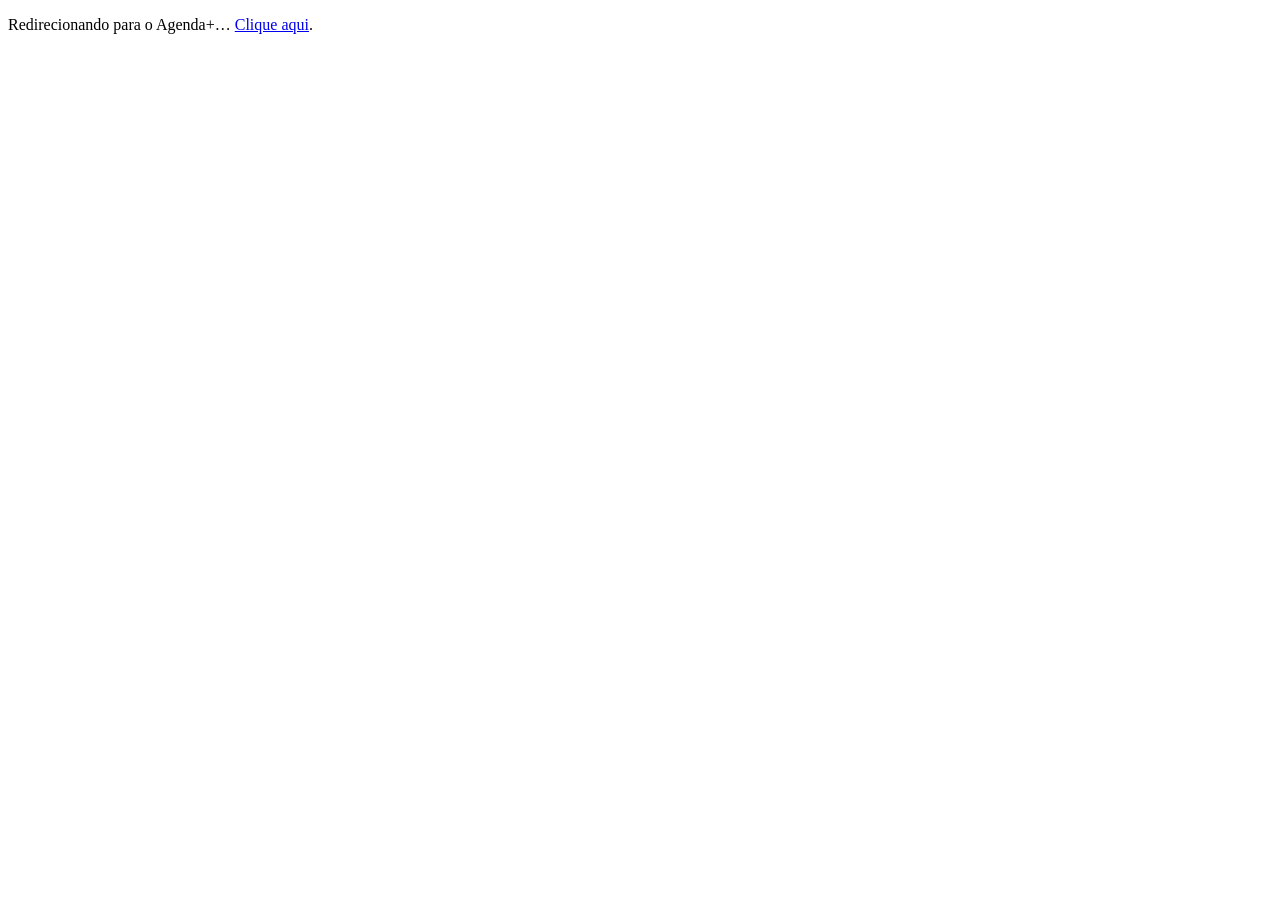
<file: pages/index.html>
<!DOCTYPE html>
<html lang="pt-BR">
<head><meta charset="UTF-8"><meta http-equiv="refresh" content="0; url=index.php"><title>Agenda+</title></head>
<body><p>Redirecionando para o Agenda+… <a href="index.php">Clique aqui</a>.</p></body>
</html>
</file>
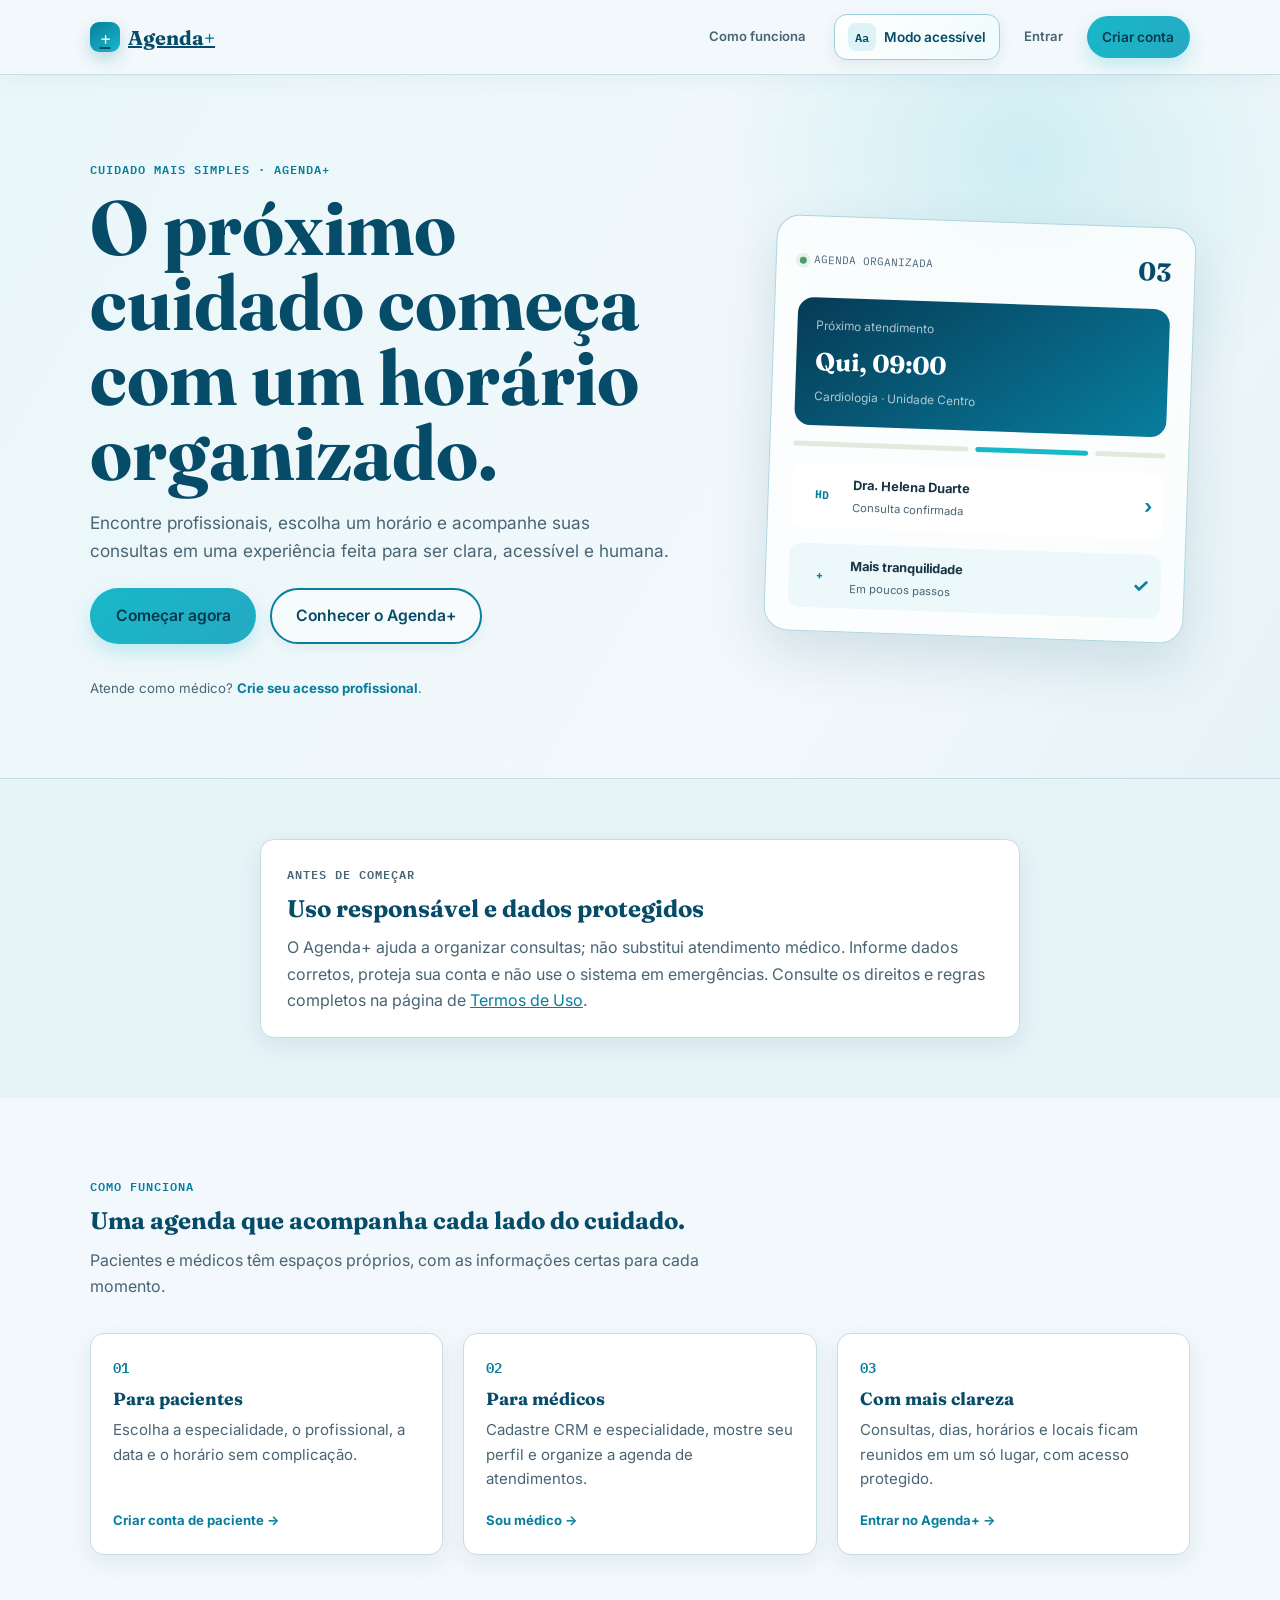
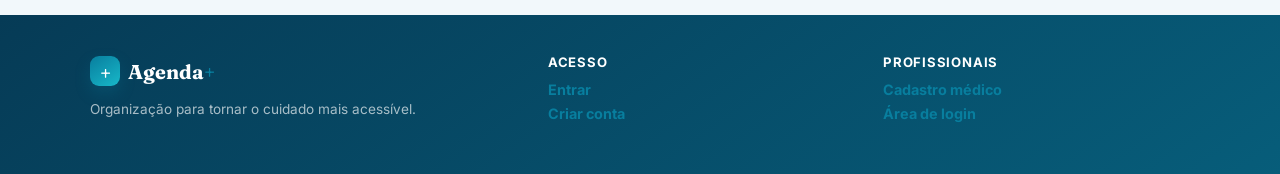
<file: home.html>
<!DOCTYPE html>
<html lang="pt-BR">
<head>
  <meta charset="UTF-8">
  <meta name="viewport" content="width=device-width, initial-scale=1.0">
  <title>Agenda+ | Cuidado organizado</title>
  <meta name="description" content="Agende consultas e organize seu cuidado com o Agenda+.">
  <link rel="preconnect" href="https://fonts.googleapis.com">
  <link rel="preconnect" href="https://fonts.gstatic.com" crossorigin>
  <link href="https://fonts.googleapis.com/css2?family=Fraunces:opsz,wght@9..144,500;9..144,600;9..144,700&family=Inter:wght@400;500;600;700&family=IBM+Plex+Mono:wght@500;600&display=swap" rel="stylesheet">
  <link rel="stylesheet" href="css/style.css?v=4">
</head>
<body class="public-page">
  <a class="skip-link" href="#public-content">Pular para o conteúdo</a>
  <header class="site-header public-header">
    <div class="container header-bar">
      <a class="brand" href="home.html" aria-label="Agenda+ — início">
        <span class="brand-mark" aria-hidden="true">+</span>
        <span class="brand-name">Agenda<span class="brand-plus">+</span></span>
      </a>
      <nav class="public-nav" aria-label="Navegação pública">
        <a href="#como-funciona">Como funciona</a>
        <button type="button" class="a11y-toggle" id="a11yToggle" aria-pressed="false">
          <span class="a11y-icon" aria-hidden="true">Aa</span>
          <span>Modo acessível</span>
        </button>
        <a href="auth.html">Entrar</a>
        <a class="btn btn-primary btn-small" href="auth.html?mode=register">Criar conta</a>
      </nav>
    </div>
  </header>

  <main id="public-content">
    <section class="public-hero">
      <div class="container public-hero-grid">
        <div class="public-hero-copy">
          <p class="eyebrow">Cuidado mais simples · Agenda+</p>
          <h1>O próximo cuidado começa com um horário organizado.</h1>
          <p class="hero-lead">Encontre profissionais, escolha um horário e acompanhe suas consultas em uma experiência feita para ser clara, acessível e humana.</p>
          <div class="hero-actions">
            <a class="btn btn-primary" href="auth.html?mode=register">Começar agora</a>
            <a class="btn btn-ghost" href="#como-funciona">Conhecer o Agenda+</a>
          </div>
          <p class="public-doctor-link">Atende como médico? <a href="auth.html?mode=register">Crie seu acesso profissional</a>.</p>
        </div>
        <div class="public-hero-art" aria-label="Resumo visual de uma agenda organizada">
          <div class="public-art-top"><span class="status-dot"></span><span>Agenda organizada</span><strong>03</strong></div>
          <div class="public-art-date"><span>Próximo atendimento</span><strong>Qui, 09:00</strong><small>Cardiologia · Unidade Centro</small></div>
          <div class="public-art-line"><span></span><span></span><span></span></div>
          <div class="public-art-item"><span class="patient-avatar">HD</span><div><strong>Dra. Helena Duarte</strong><small>Consulta confirmada</small></div><b>›</b></div>
          <div class="public-art-item muted"><span class="patient-avatar">+</span><div><strong>Mais tranquilidade</strong><small>Em poucos passos</small></div><b>✓</b></div>
        </div>
      </div>
    </section>

    <section class="section section-alt" aria-labelledby="terms-summary-title">
      <div class="container container-narrow terms-card">
        <p class="eyebrow">Antes de começar</p>
        <h2 id="terms-summary-title">Uso responsável e dados protegidos</h2>
        <p>O Agenda+ ajuda a organizar consultas; não substitui atendimento médico. Informe dados corretos, proteja sua conta e não use o sistema em emergências. Consulte os direitos e regras completos na página de <a href="terms.html">Termos de Uso</a>.</p>
      </div>
    </section>
    <section class="section public-features" id="como-funciona">
      <div class="container">
        <div class="section-head">
          <p class="eyebrow">Como funciona</p>
          <h2>Uma agenda que acompanha cada lado do cuidado.</h2>
          <p class="section-lead">Pacientes e médicos têm espaços próprios, com as informações certas para cada momento.</p>
        </div>
        <div class="feature-grid">
          <article class="feature-card"><span class="feature-index">01</span><h3>Para pacientes</h3><p>Escolha a especialidade, o profissional, a data e o horário sem complicação.</p><a class="text-link" href="auth.html?mode=register">Criar conta de paciente →</a></article>
          <article class="feature-card"><span class="feature-index">02</span><h3>Para médicos</h3><p>Cadastre CRM e especialidade, mostre seu perfil e organize a agenda de atendimentos.</p><a class="text-link" href="auth.html?mode=register">Sou médico →</a></article>
          <article class="feature-card"><span class="feature-index">03</span><h3>Com mais clareza</h3><p>Consultas, dias, horários e locais ficam reunidos em um só lugar, com acesso protegido.</p><a class="text-link" href="auth.html">Entrar no Agenda+ →</a></article>
        </div>
      </div>
    </section>
  </main>

  <footer class="site-footer public-footer">
    <div class="container footer-grid">
      <div><div class="brand"><span class="brand-mark" aria-hidden="true">+</span><span class="brand-name">Agenda<span class="brand-plus">+</span></span></div><p class="footer-note">Organização para tornar o cuidado mais acessível.</p></div>
      <div class="footer-col"><h4>Acesso</h4><p><a href="auth.html">Entrar</a><br><a href="auth.html?mode=register">Criar conta</a></p></div>
      <div class="footer-col"><h4>Profissionais</h4><p><a href="auth.html?mode=register">Cadastro médico</a><br><a href="auth.html">Área de login</a></p></div>
    </div>
  </footer>
  <div class="toast" id="toast" role="status" aria-live="polite"></div>
  <script src="js/accessibility.js?v=2"></script>
  <script src="https://vlibras.gov.br/app/vlibras-plugin.js" defer></script>
</body>
</html>
</file>
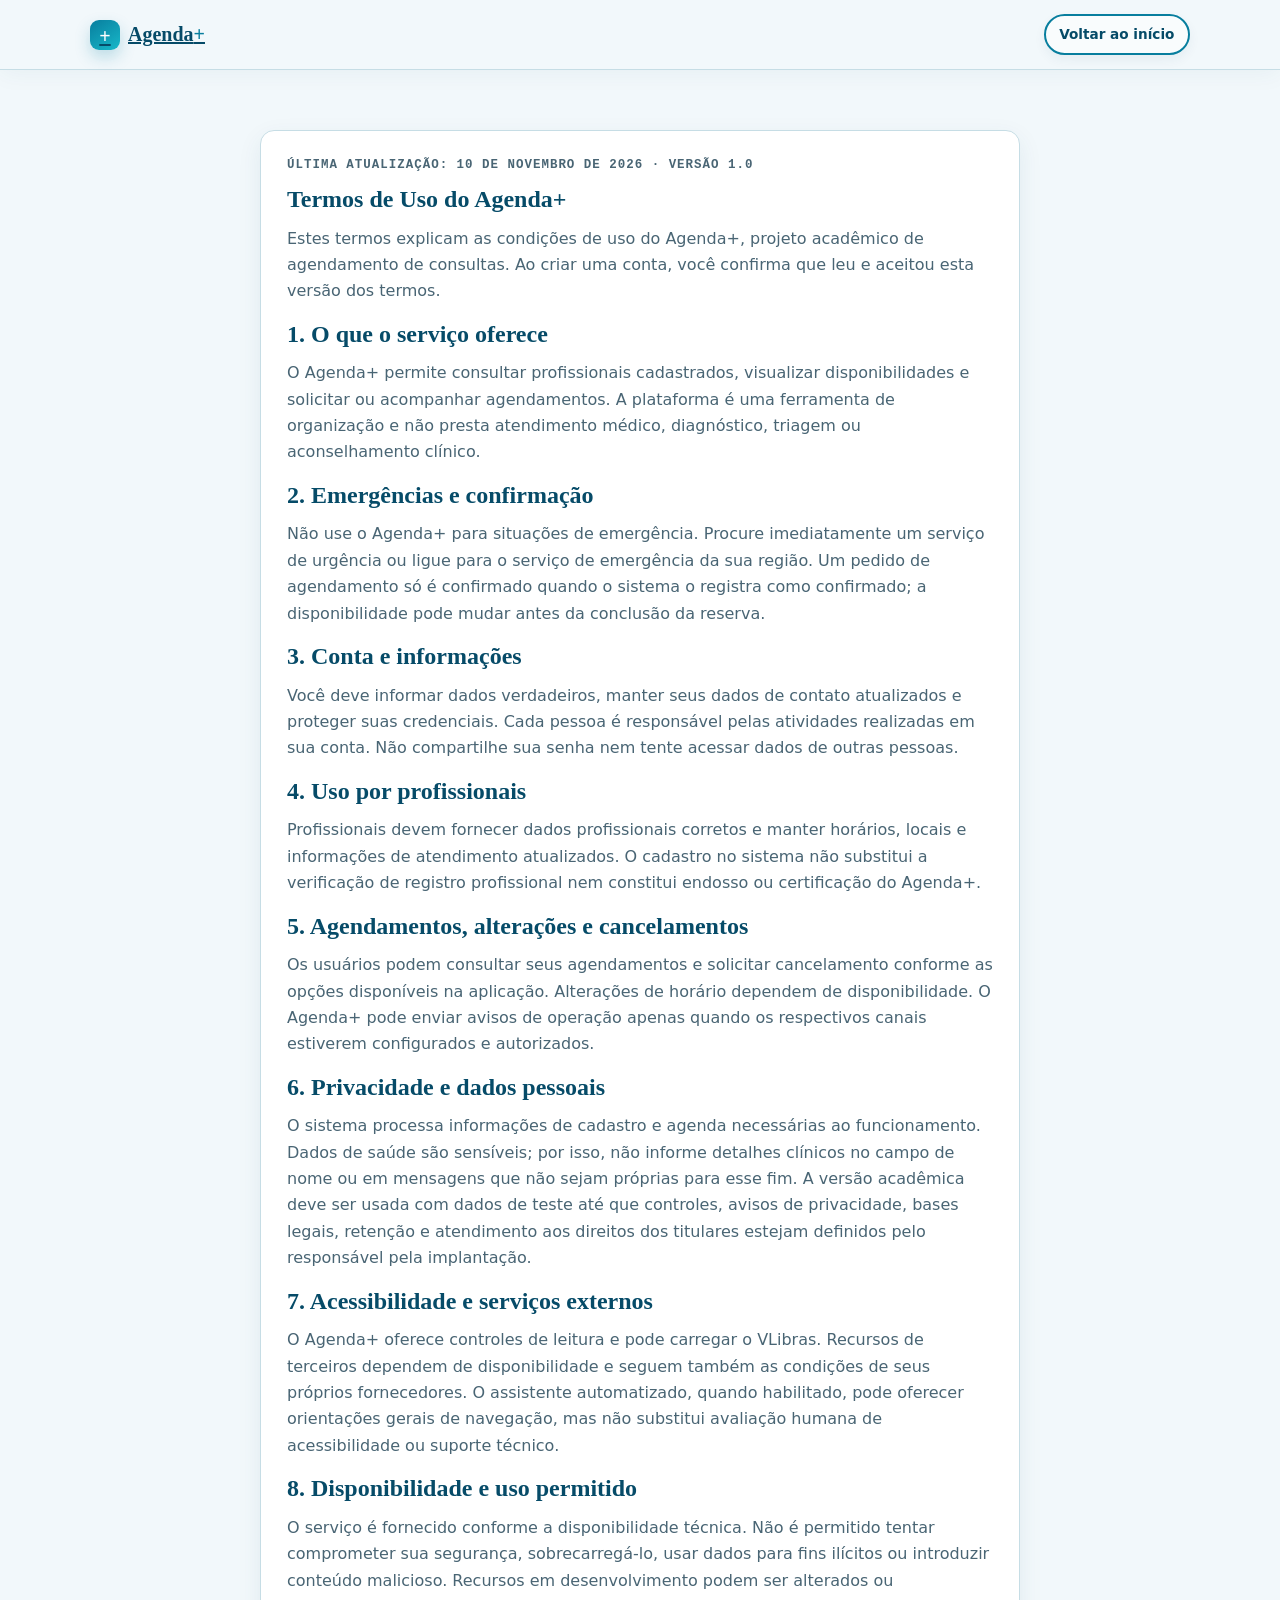
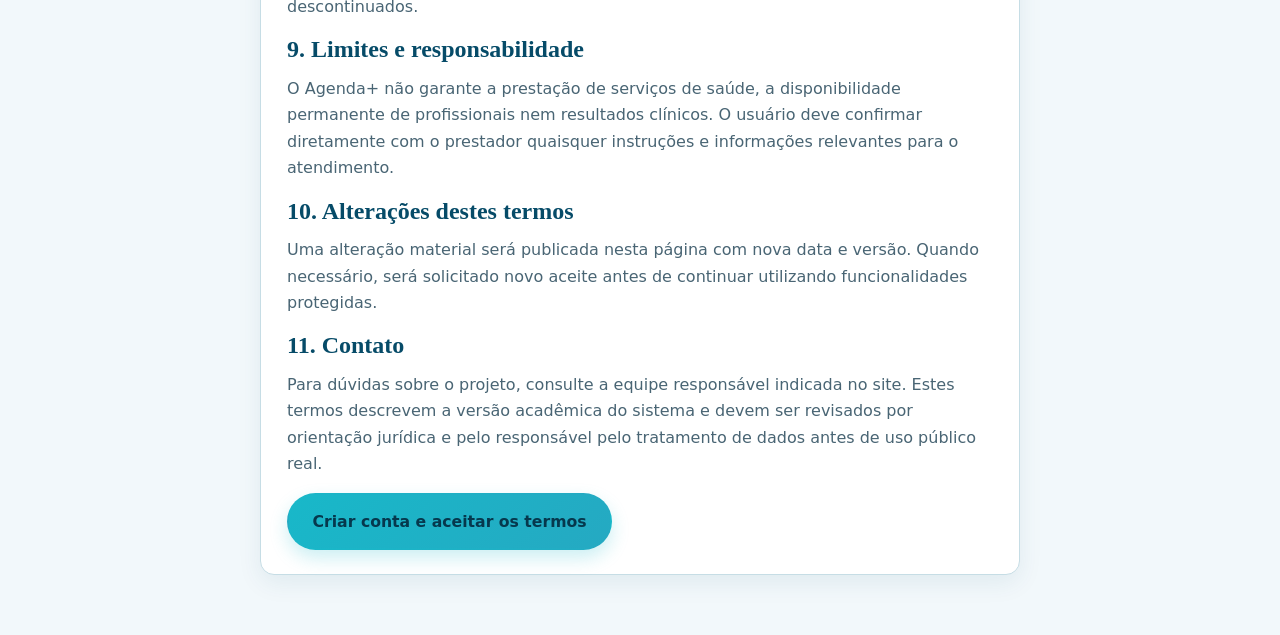
<file: terms.html>
<!doctype html>
<html lang="pt-BR">
<head>
  <meta charset="utf-8">
  <meta name="viewport" content="width=device-width, initial-scale=1">
  <title>Termos de Uso | Agenda+</title>
  <meta name="description" content="Termos de Uso do Agenda+. Leia as regras para cadastro, agendamento e uso do serviço.">
  <link rel="stylesheet" href="css/style.css?v=6">
</head>
<body class="public-page">
  <a class="skip-link" href="#conteudo">Pular para o conteúdo</a>
  <header class="site-header public-header"><div class="container header-bar"><a class="brand" href="home.html"><span class="brand-mark" aria-hidden="true">+</span><span class="brand-name">Agenda<span class="brand-plus">+</span></span></a><a class="btn btn-ghost btn-small" href="home.html">Voltar ao início</a></div></header>
  <main id="conteudo" class="section"><article class="container container-narrow terms-card">
    <p class="eyebrow">Última atualização: 10 de novembro de 2026 · Versão 1.0</p>
    <h1>Termos de Uso do Agenda+</h1>
    <p>Estes termos explicam as condições de uso do Agenda+, projeto acadêmico de agendamento de consultas. Ao criar uma conta, você confirma que leu e aceitou esta versão dos termos.</p>
    <h2>1. O que o serviço oferece</h2><p>O Agenda+ permite consultar profissionais cadastrados, visualizar disponibilidades e solicitar ou acompanhar agendamentos. A plataforma é uma ferramenta de organização e não presta atendimento médico, diagnóstico, triagem ou aconselhamento clínico.</p>
    <h2>2. Emergências e confirmação</h2><p>Não use o Agenda+ para situações de emergência. Procure imediatamente um serviço de urgência ou ligue para o serviço de emergência da sua região. Um pedido de agendamento só é confirmado quando o sistema o registra como confirmado; a disponibilidade pode mudar antes da conclusão da reserva.</p>
    <h2>3. Conta e informações</h2><p>Você deve informar dados verdadeiros, manter seus dados de contato atualizados e proteger suas credenciais. Cada pessoa é responsável pelas atividades realizadas em sua conta. Não compartilhe sua senha nem tente acessar dados de outras pessoas.</p>
    <h2>4. Uso por profissionais</h2><p>Profissionais devem fornecer dados profissionais corretos e manter horários, locais e informações de atendimento atualizados. O cadastro no sistema não substitui a verificação de registro profissional nem constitui endosso ou certificação do Agenda+.</p>
    <h2>5. Agendamentos, alterações e cancelamentos</h2><p>Os usuários podem consultar seus agendamentos e solicitar cancelamento conforme as opções disponíveis na aplicação. Alterações de horário dependem de disponibilidade. O Agenda+ pode enviar avisos de operação apenas quando os respectivos canais estiverem configurados e autorizados.</p>
    <h2>6. Privacidade e dados pessoais</h2><p>O sistema processa informações de cadastro e agenda necessárias ao funcionamento. Dados de saúde são sensíveis; por isso, não informe detalhes clínicos no campo de nome ou em mensagens que não sejam próprias para esse fim. A versão acadêmica deve ser usada com dados de teste até que controles, avisos de privacidade, bases legais, retenção e atendimento aos direitos dos titulares estejam definidos pelo responsável pela implantação.</p>
    <h2>7. Acessibilidade e serviços externos</h2><p>O Agenda+ oferece controles de leitura e pode carregar o VLibras. Recursos de terceiros dependem de disponibilidade e seguem também as condições de seus próprios fornecedores. O assistente automatizado, quando habilitado, pode oferecer orientações gerais de navegação, mas não substitui avaliação humana de acessibilidade ou suporte técnico.</p>
    <h2>8. Disponibilidade e uso permitido</h2><p>O serviço é fornecido conforme a disponibilidade técnica. Não é permitido tentar comprometer sua segurança, sobrecarregá-lo, usar dados para fins ilícitos ou introduzir conteúdo malicioso. Recursos em desenvolvimento podem ser alterados ou descontinuados.</p>
    <h2>9. Limites e responsabilidade</h2><p>O Agenda+ não garante a prestação de serviços de saúde, a disponibilidade permanente de profissionais nem resultados clínicos. O usuário deve confirmar diretamente com o prestador quaisquer instruções e informações relevantes para o atendimento.</p>
    <h2>10. Alterações destes termos</h2><p>Uma alteração material será publicada nesta página com nova data e versão. Quando necessário, será solicitado novo aceite antes de continuar utilizando funcionalidades protegidas.</p>
    <h2>11. Contato</h2><p>Para dúvidas sobre o projeto, consulte a equipe responsável indicada no site. Estes termos descrevem a versão acadêmica do sistema e devem ser revisados por orientação jurídica e pelo responsável pelo tratamento de dados antes de uso público real.</p>
    <p><a class="btn btn-primary" href="auth.html?mode=register">Criar conta e aceitar os termos</a></p>
  </article></main>
  <script src="js/accessibility.js?v=2"></script><script src="https://vlibras.gov.br/app/vlibras-plugin.js" defer></script>
</body></html>
</file>
<file: css/style.css>
/* =========================================================
   AGENDA+ — design tokens
   ========================================================= */
:root{
  /* color — azul/ciano, confiança e leitura confortável */
  --bg: #F2F8FB;
  --surface: #FFFFFF;
  --surface-alt: #E6F3F7;
  --primary: #087E9E;
  --primary-dark: #064B68;
  --primary-tint: #DDF3F8;
  --accent: #18B8C9;
  --accent-dark: #087E9E;
  --text: #163443;
  --text-muted: #496574;
  --border: #C6DDE5;
  --success: #197A5A;
  --success-tint: #E0F4EB;
  --danger: #B83C4A;
  --danger-tint: #FCE9EC;

  /* type */
  --font-display: "Fraunces", Georgia, serif;
  --font-body: "Inter", system-ui, -apple-system, "Segoe UI", sans-serif;
  --font-mono: "IBM Plex Mono", ui-monospace, Menlo, monospace;

  /* layout */
  --radius-s: 8px;
  --radius-m: 14px;
  --radius-l: 22px;
  --container: 1140px;
  --shadow-card: 0 14px 34px -20px rgba(6, 75, 104, 0.34);
  --shadow-soft: 0 8px 24px rgba(6, 75, 104, 0.08);

  --focus-ring: 0 0 0 4px rgba(24, 184, 201, 0.32), 0 0 0 7px rgba(6, 75, 104, 0.18);
}

/* Modo acessível — leitura confortável e navegação para todas as idades */
/* Escala aplicada na raiz (html): todo o site usa unidades rem/em relativas
   à raiz, então aumentar aqui garante que TODO texto e botão cresça de forma
   proporcional (títulos continuam maiores que textos de apoio, botões
   continuam maiores que rótulos), sem quebrar o layout responsivo. */
html.a11y-mode{
  font-size: 120%;
}
@media (max-width: 480px){
  /* em telas pequenas, um aumento um pouco mais contido evita que
     textos e botões quebrem o layout ou estourem a largura da tela */
  html.a11y-mode{ font-size: 114%; }
}
body.a11y-mode{
  --bg: #F8FCFD;
  --surface: #FFFFFF;
  --surface-alt: #EAF7FA;
  --primary-tint: #D8F3F7;
  --text: #102C3B;
  --text-muted: #294B5B;
  --border: #8EBCC9;
  --focus-ring: 0 0 0 4px rgba(24, 184, 201, 0.45), 0 0 0 8px rgba(6, 75, 104, 0.24);
}
body.a11y-mode *{ letter-spacing: 0.012em; }
body.a11y-mode p,
body.a11y-mode label,
body.a11y-mode input,
body.a11y-mode select,
body.a11y-mode button,
body.a11y-mode .nav-link{ font-size: 1rem; }
body.a11y-mode h1{ line-height: 1.08; }
body.a11y-mode h2{ line-height: 1.12; }
body.a11y-mode .btn{ min-height: 56px; padding-block: 1em; font-weight: 700; }
body.a11y-mode .a11y-toggle{ min-height: 50px; padding: 11px 16px; }
body.a11y-mode .option-card,
body.a11y-mode .professional-row,
body.a11y-mode .date-chip,
body.a11y-mode .time-chip{ border-width: 2px; }
body.a11y-mode .option-card{ min-height: 112px; padding: 20px; }
body.a11y-mode .professional-row{ min-height: 76px; padding: 18px; }
body.a11y-mode .date-chip{ min-width: 92px; min-height: 76px; padding: 14px 18px; }
body.a11y-mode .time-chip{ min-height: 56px; }
body.a11y-mode .step{ min-height: 54px; }
body.a11y-mode .form-field input,
body.a11y-mode .form-field select{ min-height: 56px; border-width: 2px; }
body.a11y-mode .appointment-card{ border-width: 2px; }
body.a11y-mode .empty-state{ border-width: 2px; }
body.a11y-mode .mini-card{ border-width: 2px; }
body.a11y-mode .toast{ font-size: 1rem; font-weight: 700; }
body.a11y-mode :focus-visible{ outline: 3px solid var(--accent); outline-offset: 3px; box-shadow: var(--focus-ring); }
body.a11y-mode .hero-panel,
body.a11y-mode .public-hero-art{ opacity: .92; }
@media (prefers-reduced-motion: reduce){
  body.a11y-mode *, body.a11y-mode *::before, body.a11y-mode *::after{ animation: none !important; transition: none !important; }
}

/* =========================================================
   Reset & base
   ========================================================= */
*, *::before, *::after{ box-sizing: border-box; }
html{ -webkit-text-size-adjust: 100%; scroll-behavior: smooth; }
body{
  margin: 0;
  background: var(--bg);
  color: var(--text);
  font-family: var(--font-body);
  line-height: 1.55;
  -webkit-font-smoothing: antialiased;
}
img{ max-width: 100%; display: block; }
a{ color: var(--primary); }
h1,h2,h3,h4{
  font-family: var(--font-display);
  color: var(--primary-dark);
  line-height: 1.15;
  margin: 0 0 .5em;
}
p{ margin: 0 0 1em; }
button{ font-family: inherit; }
ul, ol{ margin: 0; padding: 0; list-style: none; }

:focus-visible{
  outline: none;
  box-shadow: var(--focus-ring);
  border-radius: 6px;
}

.skip-link{
  position: absolute;
  left: -999px;
  top: auto;
  background: var(--primary);
  color: #fff;
  padding: 12px 18px;
  border-radius: 0 0 8px 0;
  z-index: 200;
}
.skip-link:focus{ left: 0; top: 0; }

.container{
  width: 100%;
  max-width: var(--container);
  margin-inline: auto;
  padding-inline: 20px;
}
.container-narrow{ max-width: 760px; }

/* =========================================================
   Buttons
   ========================================================= */
.btn{
  display: inline-flex;
  align-items: center;
  justify-content: center;
  gap: 8px;
  font-family: var(--font-body);
  font-weight: 600;
  font-size: 0.98rem;
  padding: 0.85em 1.5em;
  border-radius: 999px;
  border: 2px solid transparent;
  cursor: pointer;
  text-decoration: none;
  transition: transform .15s ease, box-shadow .15s ease, background .15s ease;
  min-height: 48px;
}
.btn:active{ transform: translateY(1px); }
.btn-primary{
  background: var(--accent);
  color: var(--primary-dark);
}
.btn-primary:hover{ background: var(--accent-dark); color: #fff; }
.btn-ghost{
  background: transparent;
  border-color: var(--primary);
  color: var(--primary-dark);
}
.btn-ghost:hover{ background: var(--primary-tint); }
.btn:disabled{
  opacity: .45;
  cursor: not-allowed;
}
.btn:disabled:hover{ background: transparent; }
.btn-primary:disabled:hover{ background: var(--accent); }

/* Botões de texto (ex.: "Criar conta", "Sou médico", "Atualizar consultas")
   — antes sem nenhum estilo (apareciam como botão padrão do navegador).
   Agora seguem a mesma identidade visual do restante do site. */
.link-button{
  display: inline-flex;
  align-items: center;
  justify-content: center;
  gap: 6px;
  min-height: 44px;
  padding: 8px 12px;
  border: none;
  border-radius: 10px;
  background: transparent;
  color: var(--accent-dark);
  font-family: var(--font-body);
  font-weight: 700;
  font-size: 0.92rem;
  text-decoration: underline;
  text-decoration-color: transparent;
  text-underline-offset: 3px;
  cursor: pointer;
  transition: background .15s ease, color .15s ease, text-decoration-color .15s ease;
}
.link-button:hover{
  background: var(--primary-tint);
  color: var(--primary-dark);
  text-decoration-color: currentColor;
}
.link-button:active{ transform: translateY(1px); }

/* =========================================================
   Header
   ========================================================= */
.site-header{
  position: sticky;
  top: 0;
  z-index: 100;
  background: rgba(246,249,248,0.9);
  backdrop-filter: blur(8px);
  border-bottom: 1px solid var(--border);
}
.header-bar{
  display: flex;
  align-items: center;
  justify-content: space-between;
  gap: 16px;
  padding-block: 14px;
}
.brand{
  display: inline-flex;
  align-items: center;
  gap: 8px;
  font-family: var(--font-display);
  font-weight: 700;
  font-size: 1.25rem;
  color: var(--primary-dark);
}
.brand-mark{
  display: inline-grid;
  place-items: center;
  width: 30px;
  height: 30px;
  border-radius: 9px;
  background: var(--primary);
  color: #fff;
  font-weight: 700;
}
.brand-plus{ color: var(--accent-dark); }

.main-nav{
  display: flex;
  gap: 26px;
}
.nav-link{
  color: var(--text);
  text-decoration: none;
  font-weight: 500;
  font-size: 0.95rem;
}
.nav-link:hover{ color: var(--primary); }

.header-actions{ display: flex; align-items: center; gap: 10px; }

.a11y-toggle{
  display: inline-flex;
  align-items: center;
  gap: 8px;
  background: var(--surface);
  border: 1.5px solid var(--border);
  border-radius: 999px;
  padding: 8px 14px;
  cursor: pointer;
  font-weight: 600;
  font-size: 0.85rem;
  color: var(--primary-dark);
}
.a11y-icon{ font-family: var(--font-mono); font-weight: 600; }
.a11y-toggle[aria-pressed="true"]{
  background: var(--primary);
  color: #fff;
  border-color: var(--primary);
}

.menu-toggle{
  display: none;
  flex-direction: column;
  justify-content: center;
  gap: 5px;
  width: 44px;
  height: 44px;
  border-radius: 10px;
  border: 1.5px solid var(--border);
  background: var(--surface);
  cursor: pointer;
}
.menu-toggle span{
  display: block;
  width: 18px;
  height: 2px;
  background: var(--primary-dark);
  margin-inline: auto;
}

/* =========================================================
   Hero
   ========================================================= */
.hero{ padding-block: 56px 40px; }
.hero-grid{
  display: grid;
  grid-template-columns: 1.15fr 0.85fr;
  gap: 48px;
  align-items: center;
}
.eyebrow{
  font-family: var(--font-mono);
  text-transform: uppercase;
  letter-spacing: 0.08em;
  font-size: 0.78rem;
  color: var(--accent-dark);
  font-weight: 600;
  margin-bottom: 10px;
}
.hero-copy h1{
  font-size: clamp(2rem, 4.2vw, 3.1rem);
  font-weight: 600;
  max-width: 16ch;
}
.hero-lead{
  font-size: 1.08rem;
  color: var(--text-muted);
  max-width: 46ch;
}
.hero-actions{
  display: flex;
  flex-wrap: wrap;
  gap: 14px;
  margin-block: 22px 34px;
}
.hero-stats{
  display: flex;
  gap: 32px;
  margin: 0;
}
.hero-stats dt{
  font-size: 0.78rem;
  color: var(--text-muted);
  margin-bottom: 4px;
}
.hero-stats dd{
  margin: 0;
  font-family: var(--font-display);
  font-size: 1.6rem;
  color: var(--primary-dark);
  font-weight: 600;
}

.hero-panel{
  position: relative;
  min-height: 280px;
}
.mini-card{
  position: absolute;
  width: 220px;
  background: var(--surface);
  border: 1px solid var(--border);
  border-radius: var(--radius-m);
  padding: 18px;
  box-shadow: var(--shadow-card);
  display: flex;
  flex-direction: column;
  gap: 4px;
}
.mini-label{
  font-family: var(--font-mono);
  font-size: 0.7rem;
  text-transform: uppercase;
  letter-spacing: 0.06em;
  color: var(--success);
}
.mini-title{ font-weight: 700; color: var(--primary-dark); font-size: 1.05rem; }
.mini-time{ color: var(--text-muted); font-size: 0.88rem; }
.mini-card-1{ top: 0; left: 8%; transform: rotate(-3deg); }
.mini-card-2{ top: 130px; left: 32%; transform: rotate(3deg); background: var(--primary); }
.mini-card-2 .mini-title, .mini-card-2 .mini-time{ color: #fff; }
.mini-card-2 .mini-label{ color: var(--accent); }

/* =========================================================
   Sections
   ========================================================= */
.section{ padding-block: 60px; }
.section-alt{ background: var(--surface-alt); }
.section-head{ max-width: 640px; margin-bottom: 34px; }
.section-lead{ color: var(--text-muted); }

/* =========================================================
   Booking card / stepper
   ========================================================= */
.booking-card{
  background: var(--surface);
  border: 1px solid var(--border);
  border-radius: var(--radius-l);
  padding: 28px;
  box-shadow: var(--shadow-card);
}

.stepper{
  display: flex;
  gap: 6px;
  margin-bottom: 30px;
  flex-wrap: wrap;
}
.step{
  flex: 1 1 auto;
  min-width: 130px;
  display: flex;
  align-items: center;
  gap: 10px;
  padding: 10px 12px;
  border-radius: var(--radius-s);
  background: var(--surface-alt);
  color: var(--text-muted);
}
.step-index{
  display: inline-grid;
  place-items: center;
  width: 26px;
  height: 26px;
  border-radius: 50%;
  background: var(--border);
  color: var(--text);
  font-family: var(--font-mono);
  font-size: 0.8rem;
  font-weight: 600;
  flex-shrink: 0;
}
.step-label{ font-size: 0.85rem; font-weight: 600; }
.step.is-active{ background: var(--primary-tint); color: var(--primary-dark); }
.step.is-active .step-index{ background: var(--primary); color: #fff; }
.step.is-done .step-index{ background: var(--success); color: #fff; }
.step.is-done{ color: var(--primary-dark); }

.step-panel{ display: none; }
.step-panel.is-active{ display: block; animation: fadeUp .25s ease; }
@keyframes fadeUp{
  from{ opacity: 0; transform: translateY(6px); }
  to{ opacity: 1; transform: translateY(0); }
}
.panel-title{ font-size: 1.25rem; margin-bottom: 16px; }
.panel-hint{ color: var(--text-muted); margin-top: -8px; margin-bottom: 16px; font-size: 0.92rem; }

/* specialty grid */
.option-grid{
  display: grid;
  grid-template-columns: repeat(auto-fill, minmax(160px, 1fr));
  gap: 12px;
}
.option-card{
  display: flex;
  flex-direction: column;
  gap: 6px;
  text-align: left;
  padding: 16px;
  border: 1.5px solid var(--border);
  border-radius: var(--radius-m);
  background: var(--surface);
  cursor: pointer;
  min-height: 88px;
}
.option-card .opt-icon{ font-size: 1.4rem; }
.option-card .opt-name{ font-weight: 700; color: var(--primary-dark); }
.option-card .opt-meta{ font-size: 0.8rem; color: var(--text-muted); }
.option-card:hover{ border-color: var(--primary); }
.option-card[aria-checked="true"]{
  border-color: var(--primary);
  background: var(--primary-tint);
  box-shadow: inset 0 0 0 1.5px var(--primary);
}

/* professional list */
.option-list{ display: flex; flex-direction: column; gap: 10px; }
.professional-row{
  display: flex;
  align-items: center;
  gap: 14px;
  padding: 14px 16px;
  border: 1.5px solid var(--border);
  border-radius: var(--radius-m);
  background: var(--surface);
  cursor: pointer;
  text-align: left;
  width: 100%;
}
.pro-avatar{
  width: 42px; height: 42px;
  border-radius: 50%;
  background: var(--primary);
  color: #fff;
  display: grid;
  place-items: center;
  font-weight: 700;
  flex-shrink: 0;
  font-family: var(--font-display);
}
.pro-info{ flex: 1; }
.pro-name{ font-weight: 700; color: var(--primary-dark); }
.pro-meta{ font-size: 0.82rem; color: var(--text-muted); }
.professional-row:hover{ border-color: var(--primary); }
.professional-row[aria-checked="true"]{
  border-color: var(--primary);
  background: var(--primary-tint);
  box-shadow: inset 0 0 0 1.5px var(--primary);
}

/* date & time */
.date-scroller{
  display: flex;
  gap: 10px;
  overflow-x: auto;
  padding-bottom: 10px;
  margin-bottom: 18px;
  scrollbar-width: thin;
}
.date-chip{
  flex: 0 0 auto;
  display: flex;
  flex-direction: column;
  align-items: center;
  gap: 2px;
  padding: 10px 16px;
  border: 1.5px solid var(--border);
  border-radius: var(--radius-m);
  background: var(--surface);
  cursor: pointer;
  min-width: 78px;
  font-family: var(--font-mono);
}
.date-chip .dow{ font-size: 0.72rem; text-transform: uppercase; color: var(--text-muted); }
.date-chip .dom{ font-size: 1.15rem; font-weight: 700; color: var(--primary-dark); }
.date-chip[aria-checked="true"]{
  border-color: var(--primary);
  background: var(--primary);
}
.date-chip[aria-checked="true"] .dow,
.date-chip[aria-checked="true"] .dom{ color: #fff; }

.time-grid{
  display: grid;
  grid-template-columns: repeat(auto-fill, minmax(96px, 1fr));
  gap: 10px;
}
.time-chip{
  padding: 12px 8px;
  border: 1.5px solid var(--border);
  border-radius: var(--radius-s);
  background: var(--surface);
  cursor: pointer;
  font-family: var(--font-mono);
  font-weight: 600;
  text-align: center;
}
.time-chip[aria-checked="true"]{
  border-color: var(--primary);
  background: var(--primary-tint);
  color: var(--primary-dark);
}
.time-chip:disabled{
  opacity: 0.4;
  cursor: not-allowed;
  text-decoration: line-through;
}

/* summary + form */
.summary-card{
  background: var(--primary-tint);
  border-radius: var(--radius-m);
  padding: 18px 20px;
  margin-bottom: 20px;
  display: grid;
  gap: 6px;
}
.summary-card .sum-row{ display: flex; justify-content: space-between; gap: 12px; }
.summary-card .sum-label{ color: var(--text-muted); font-size: 0.85rem; }
.summary-card .sum-value{ font-weight: 700; color: var(--primary-dark); }

.form-field{ margin-bottom: 16px; }
.form-field label{
  display: block;
  font-weight: 600;
  font-size: 0.9rem;
  margin-bottom: 6px;
  color: var(--primary-dark);
}
.form-field input, .form-field select{
  width: 100%;
  padding: 12px 14px;
  border: 1.5px solid var(--border);
  border-radius: var(--radius-s);
  font-size: 1rem;
  font-family: inherit;
  background: var(--surface);
  color: var(--text);
}
.form-field input:focus, .form-field select:focus{
  outline: none;
  border-color: var(--primary);
  box-shadow: var(--focus-ring);
}
.form-note{ font-size: 0.85rem; color: var(--text-muted); }

.booking-nav{
  display: flex;
  align-items: center;
  justify-content: space-between;
  gap: 14px;
  margin-top: 24px;
  padding-top: 20px;
  border-top: 1px solid var(--border);
  flex-wrap: wrap;
}
.booking-status{
  font-size: 0.85rem;
  color: var(--danger);
  font-weight: 600;
}

/* =========================================================
   Appointments list
   ========================================================= */
.appointments-list{ display: grid; gap: 14px; margin-bottom: 8px; }
.appointment-card{
  background: var(--surface);
  border: 1px solid var(--border);
  border-radius: var(--radius-m);
  padding: 18px 20px;
  display: flex;
  align-items: center;
  gap: 16px;
  flex-wrap: wrap;
}
.appt-date{
  font-family: var(--font-mono);
  background: var(--primary);
  color: #fff;
  border-radius: var(--radius-s);
  padding: 10px 14px;
  text-align: center;
  min-width: 64px;
}
.appt-date .dow{ display: block; font-size: 0.68rem; text-transform: uppercase; opacity: .85; }
.appt-date .dom{ display: block; font-size: 1.2rem; font-weight: 700; }
.appt-info{ flex: 1; min-width: 180px; }
.appt-specialty{ font-weight: 700; color: var(--primary-dark); }
.appt-meta{ font-size: 0.86rem; color: var(--text-muted); }
.appt-badge{
  font-family: var(--font-mono);
  font-size: 0.75rem;
  font-weight: 600;
  padding: 4px 10px;
  border-radius: 999px;
  background: var(--success-tint);
  color: var(--success);
  white-space: nowrap;
}
.appt-cancel{
  background: transparent;
  border: 1.5px solid var(--danger);
  color: var(--danger);
  border-radius: 999px;
  padding: 8px 16px;
  font-weight: 600;
  font-size: 0.85rem;
  cursor: pointer;
}
.appt-cancel:hover{ background: var(--danger-tint); }

.empty-state{
  color: var(--text-muted);
  background: var(--surface);
  border: 1.5px dashed var(--border);
  border-radius: var(--radius-m);
  padding: 26px;
  text-align: center;
}
.empty-state.is-hidden{ display: none; }

/* =========================================================
   Feature grid
   ========================================================= */
.feature-grid{
  display: grid;
  grid-template-columns: repeat(auto-fit, minmax(230px, 1fr));
  gap: 20px;
}
.feature-card{
  background: var(--surface);
  border: 1px solid var(--border);
  border-radius: var(--radius-m);
  padding: 22px;
}
.feature-index{
  font-family: var(--font-mono);
  color: var(--accent-dark);
  font-weight: 600;
  font-size: 0.85rem;
}
.feature-card h3{ margin-top: 10px; font-size: 1.1rem; }
.feature-card p{ color: var(--text-muted); margin-bottom: 0; font-size: 0.94rem; }

/* =========================================================
   Terms
   ========================================================= */
.terms-card{
  background: var(--surface);
  border: 1px solid var(--border);
  border-radius: var(--radius-m);
  padding: 24px 26px;
}
.terms-card p:last-child{ margin-bottom: 0; }
.terms-card p{ color: var(--text-muted); }

/* =========================================================
   Footer
   ========================================================= */
.site-footer{
  background: var(--primary-dark);
  color: rgba(255,255,255,0.82);
  padding-block: 40px;
  margin-top: 20px;
}
.site-footer .brand{ color: #fff; }
.footer-grid{
  display: grid;
  grid-template-columns: 1.4fr 1fr 1fr;
  gap: 28px;
}
.footer-note{ font-size: 0.85rem; margin-top: 10px; color: rgba(255,255,255,0.65); }
.footer-col h4{
  color: #fff;
  font-family: var(--font-body);
  font-size: 0.82rem;
  text-transform: uppercase;
  letter-spacing: 0.06em;
  margin-bottom: 8px;
}
.footer-col p{ font-size: 0.9rem; margin: 0; color: rgba(255,255,255,0.75); }

/* =========================================================
   Toast
   ========================================================= */
.toast{
  position: fixed;
  left: 50%;
  bottom: 24px;
  transform: translate(-50%, 20px);
  background: var(--primary-dark);
  color: #fff;
  padding: 14px 22px;
  border-radius: 999px;
  font-weight: 600;
  font-size: 0.9rem;
  opacity: 0;
  pointer-events: none;
  transition: opacity .25s ease, transform .25s ease;
  z-index: 300;
  box-shadow: 0 12px 30px -10px rgba(0,0,0,0.4);
}
.toast.is-visible{
  opacity: 1;
  transform: translate(-50%, 0);
}

/* =========================================================
   Formato da consulta e unidade
   ========================================================= */
.location-choice[hidden]{ display:none; }
.subpanel-title{ margin: 26px 0 6px; color: var(--primary-dark); font-size: 1rem; }
.mode-list{ margin-bottom: 4px; }
.mode-row{ border-color: #a8dce4; background: linear-gradient(135deg, #f7fdfe, #eefafd); }
.mode-row .pro-avatar{ background: #d8f6f8; font-size: 1.35rem; }
.mode-row[aria-checked="true"]{ border-color: var(--primary); background: #e3f9fa; box-shadow: 0 0 0 3px rgba(24,184,201,.14); }
.mode-row[aria-checked="true"] .pro-avatar{ background: var(--primary); }
body.a11y-mode .subpanel-title{ font-size: 1.15rem; }
body.a11y-mode .mode-row{ min-height: 78px; }

/* =========================================================
   Responsive
   ========================================================= */
@media (max-width: 860px){
  .hero-grid{ grid-template-columns: 1fr; }
  .hero-panel{ display: none; }
  .footer-grid{ grid-template-columns: 1fr; gap: 22px; }
}

@media (max-width: 720px){
  .main-nav{
    position: absolute;
    top: 100%;
    left: 0;
    right: 0;
    background: var(--surface);
    border-bottom: 1px solid var(--border);
    flex-direction: column;
    padding: 12px 20px 18px;
    gap: 4px;
    display: none;
  }
  .main-nav.is-open{ display: flex; }
  .nav-link{ padding: 10px 0; border-bottom: 1px solid var(--border); }
  .nav-link:last-child{ border-bottom: none; }
  .menu-toggle{ display: flex; }
  .a11y-toggle span:last-child{ display: none; }
  .a11y-toggle{ padding: 10px; }

  .hero{ padding-block: 34px 24px; }
  .hero-stats{ gap: 20px; flex-wrap: wrap; }
  .section{ padding-block: 42px; }
  .booking-card{ padding: 18px; border-radius: var(--radius-m); }
  .stepper{ gap: 8px; }
  .step{ min-width: 0; flex: 1 1 45%; }
  .step-label{ font-size: 0.78rem; }
  .booking-nav{ justify-content: stretch; }
  .booking-nav .btn{ flex: 1; }
  .booking-status{ order: 3; width: 100%; text-align: center; }
}

@media (max-width: 420px){
  .option-grid{ grid-template-columns: repeat(2, 1fr); }
  .time-grid{ grid-template-columns: repeat(3, 1fr); }
}

@media (prefers-reduced-motion: reduce){
  *{ animation-duration: 0.001ms !important; transition-duration: 0.001ms !important; scroll-behavior: auto !important; }
}
/* =========================================================
   Autenticação e conta
   ========================================================= */
.auth-page{
  min-height: 100vh;
  display: grid;
  place-items: center;
  padding: 28px 20px;
  background: radial-gradient(circle at top right, var(--primary-tint), transparent 42%), var(--bg);
}
.auth-shell{ width: 100%; max-width: 500px; }
.auth-card{
  background: var(--surface);
  border: 1px solid var(--border);
  border-radius: 24px;
  padding: clamp(28px, 6vw, 52px);
  box-shadow: 0 18px 55px rgba(30, 62, 49, .12);
}
.auth-brand{
  display: inline-flex;
  align-items: center;
  gap: 9px;
  margin-bottom: 36px;
  color: var(--primary-dark);
  font-family: var(--font-display);
  font-size: 1.3rem;
  font-weight: 700;
  text-decoration: none;
}
.auth-brand > span:last-child{ color: var(--accent-dark); }
.auth-card h1{ font-size: clamp(2rem, 6vw, 2.8rem); }
.auth-lead{ color: var(--text-muted); margin-bottom: 26px; }
.auth-form{ display: grid; gap: 18px; }
.auth-submit{ width: 100%; margin-top: 6px; }
.auth-error{
  margin-bottom: 18px;
  padding: 12px 14px;
  border: 1px solid #c8685d;
  border-radius: 10px;
  background: #fff3f1;
  color: #8b3028;
  font-size: .92rem;
}
.field-hint{ display: block; margin-top: 5px; color: var(--text-muted); font-size: .82rem; }
.auth-switch{ margin: 24px 0 0; color: var(--text-muted); text-align: center; font-size: .92rem; }
.auth-switch a{ font-weight: 700; }
.user-welcome{ color: var(--text-muted); font-size: .85rem; font-weight: 600; white-space: nowrap; }
.btn-small{ min-height: 38px; padding: .55em 1em; font-size: .85rem; }
@media (max-width: 900px){ .user-welcome{ display: none; } }

/* =========================================================
   Cadastro profissional
   ========================================================= */
.role-field{ border: 0; padding: 0; margin: 0; min-width: 0; }
.role-field legend{ font-size: .84rem; font-weight: 700; margin-bottom: 9px; }
.role-options{ display: grid; grid-template-columns: repeat(2, minmax(0, 1fr)); gap: 10px; }
.role-option{
  display: flex;
  align-items: flex-start;
  gap: 10px;
  padding: 14px;
  border: 1.5px solid var(--border);
  border-radius: 12px;
  background: var(--bg);
  cursor: pointer;
  transition: border-color .18s ease, background .18s ease, transform .18s ease;
}
.role-option:hover{ border-color: var(--accent); transform: translateY(-1px); }
.role-option.is-selected{ border-color: var(--accent-dark); background: var(--accent-tint); box-shadow: inset 0 0 0 1px var(--accent-dark); }
.role-option input{ accent-color: var(--accent-dark); margin-top: 2px; }
.role-option-copy{ display: grid; gap: 4px; }
.role-option-copy strong{ font-size: .88rem; color: var(--text); }
.role-option-copy small{ color: var(--text-muted); font-size: .74rem; line-height: 1.35; }
.doctor-fields{ display: grid; gap: 15px; padding: 18px; border: 1px solid var(--border); border-radius: 14px; background: #fbfaf5; }
.doctor-fields[hidden], [hidden]{ display: none !important; }
.doctor-fields-heading{ display: grid; gap: 4px; }
.doctor-fields-heading p{ color: var(--text-muted); font-size: .82rem; margin: 0; line-height: 1.45; }
.form-grid-2{ display: grid; grid-template-columns: 1fr .75fr; gap: 14px; }
.optional-label{ color: var(--text-muted); font-weight: 400; font-size: .78rem; }
.auth-error:empty{ display: none; }
.auth-error.is-success{ border-color: #8db69d; background: #eef8f1; color: #286443; }
.doctor-access{ color: var(--accent-dark); font-size: .82rem; font-weight: 700; text-decoration: none; white-space: nowrap; }
.doctor-access:hover{ text-decoration: underline; }

/* =========================================================
   Painel médico
   ========================================================= */
.doctor-page{ background: var(--bg); }
.doctor-site-header{ background: rgba(255,255,255,.93); }
.doctor-header-context{ display: inline-flex; align-items: center; gap: 7px; color: var(--text-muted); font-family: var(--font-mono); font-size: .72rem; letter-spacing: .02em; margin-left: auto; margin-right: 18px; text-transform: uppercase; }
.status-dot{ width: 7px; height: 7px; border-radius: 50%; background: #4e9b6b; box-shadow: 0 0 0 4px #e6f3e9; }
.doctor-hero{ padding: 58px 0 46px; background: linear-gradient(120deg, #edf5ef 0%, #f8f5eb 70%, #f1ead9 100%); border-bottom: 1px solid var(--border); }
.doctor-hero-grid{ display: grid; grid-template-columns: 1fr auto; gap: 32px; align-items: end; }
.doctor-hero h1{ max-width: 720px; margin: 8px 0 12px; font-size: clamp(2.35rem, 5vw, 4.3rem); }
.doctor-hero .hero-lead{ max-width: 620px; margin: 0; }
.doctor-hero-date{ min-width: 194px; padding: 20px 22px; border: 1px solid rgba(44,77,60,.15); border-radius: 18px; background: rgba(255,255,255,.62); }
.date-label{ display: block; color: var(--text-muted); font-family: var(--font-mono); font-size: .7rem; letter-spacing: .06em; text-transform: uppercase; }
.doctor-hero-date strong{ display: block; color: var(--primary-dark); font-family: var(--font-display); font-size: 1.35rem; margin-top: 7px; }
.doctor-dashboard-section{ padding-top: 42px; }
.dashboard-grid{ display: grid; grid-template-columns: minmax(0, 1fr) 350px; gap: 22px; align-items: start; }
.dashboard-main, .dashboard-sidebar{ display: grid; gap: 22px; min-width: 0; }
.dashboard-section-head{ display: flex; align-items: end; justify-content: space-between; gap: 16px; margin-bottom: 0; }
.dashboard-section-head h2{ margin-bottom: 0; }
.sync-label{ color: var(--text-muted); font-family: var(--font-mono); font-size: .72rem; }
.metric-grid{ display: grid; grid-template-columns: repeat(3, minmax(0, 1fr)); gap: 14px; }
.metric-card{ display: grid; gap: 5px; min-height: 138px; padding: 19px 20px; border: 1px solid var(--border); border-radius: var(--radius-m); background: var(--surface); box-shadow: 0 8px 24px rgba(30,62,49,.05); }
.metric-card-primary{ background: var(--primary-dark); border-color: var(--primary-dark); color: #fff; }
.metric-label{ color: var(--text-muted); font-family: var(--font-mono); font-size: .68rem; letter-spacing: .04em; text-transform: uppercase; }
.metric-card-primary .metric-label, .metric-card-primary .metric-note{ color: rgba(255,255,255,.72); }
.metric-value{ color: var(--primary-dark); font-family: var(--font-display); font-size: 2.7rem; line-height: 1; margin: 6px 0 1px; }
.metric-card-primary .metric-value{ color: #fff; }
.metric-note{ color: var(--text-muted); font-size: .77rem; }
.dashboard-card{ padding: 22px; border: 1px solid var(--border); border-radius: var(--radius-m); background: var(--surface); box-shadow: 0 8px 24px rgba(30,62,49,.05); }
.card-heading-row{ display: flex; justify-content: space-between; align-items: flex-start; gap: 16px; }
.card-heading-row h3{ margin: 5px 0 0; font-size: 1.2rem; }
.section-kicker{ color: var(--accent-dark); font-family: var(--font-mono); font-size: .68rem; font-weight: 700; letter-spacing: .08em; text-transform: uppercase; }
.card-description{ color: var(--text-muted); font-size: .83rem; line-height: 1.5; margin: 11px 0 17px; }
.next-appointment-card{ background: #fffdf8; }
.appointment-status-pill, .doctor-appt-status{ display: inline-flex; align-items: center; white-space: nowrap; padding: 6px 10px; border-radius: 999px; background: #f5eee0; color: #866630; font-family: var(--font-mono); font-size: .68rem; font-weight: 700; }
.appointment-status-pill.is-confirmed, .doctor-appt-status{ background: var(--success-tint); color: var(--success); }
.next-appointment-content{ display: flex; align-items: center; gap: 18px; min-height: 84px; margin-top: 18px; padding-top: 17px; border-top: 1px solid var(--border); }
.next-date-block{ display: grid; min-width: 88px; gap: 3px; padding-right: 18px; border-right: 1px solid var(--border); }
.next-date-block strong{ color: var(--primary-dark); font-family: var(--font-display); font-size: 1.6rem; }
.next-date-block span{ color: var(--text-muted); font-size: .74rem; text-transform: capitalize; }
.next-patient{ display: flex; align-items: center; gap: 11px; min-width: 0; flex: 1; }
.next-patient > div{ display: grid; gap: 4px; min-width: 0; }
.next-patient strong, .next-patient span{ overflow: hidden; text-overflow: ellipsis; white-space: nowrap; }
.next-patient strong{ color: var(--text); }
.next-patient > div > span{ color: var(--text-muted); font-size: .76rem; }
.patient-avatar, .doctor-avatar{ display: grid; place-items: center; flex: 0 0 auto; border-radius: 50%; background: var(--accent-tint); color: var(--accent-dark); font-family: var(--font-mono); font-weight: 700; }
.patient-avatar{ width: 39px; height: 39px; font-size: .7rem; }
.next-specialty{ color: var(--text-muted); font-size: .78rem; text-align: right; }
.next-appointment-placeholder{ display: flex; align-items: center; gap: 12px; color: var(--text-muted); font-size: .84rem; }
.next-appointment-placeholder p{ margin: 0; }
.placeholder-icon{ display: grid; place-items: center; width: 39px; height: 39px; flex: 0 0 auto; border-radius: 12px; background: var(--accent-tint); color: var(--accent-dark); font-size: 1.1rem; }
.doctor-appointments-list{ display: grid; gap: 0; margin-top: 17px; }
.doctor-appointment-row{ display: flex; align-items: center; gap: 13px; padding: 13px 0; border-top: 1px solid var(--border); }
.doctor-appt-date{ display: grid; place-items: center; flex: 0 0 53px; padding: 7px 4px; border-radius: 10px; background: var(--primary-dark); color: #fff; text-align: center; }
.doctor-appt-date span{ font-family: var(--font-mono); font-size: .62rem; opacity: .72; text-transform: uppercase; }
.doctor-appt-date strong{ font-size: 1.12rem; line-height: 1.15; }
.doctor-appt-info{ display: grid; gap: 2px; min-width: 0; flex: 1; }
.doctor-appt-info strong, .doctor-appt-info span, .doctor-appt-info small{ overflow: hidden; text-overflow: ellipsis; white-space: nowrap; }
.doctor-appt-info span{ color: var(--primary-dark); font-size: .8rem; font-weight: 600; }
.doctor-appt-info small{ color: var(--text-muted); font-size: .73rem; }
.doctor-appt-status{ font-size: .62rem; }
.compact-empty{ margin: 16px 0 0; padding: 18px; font-size: .83rem; }
.profile-card-top{ display: flex; align-items: center; gap: 14px; }
.profile-card h3{ margin: 4px 0 3px; font-size: 1.07rem; }
.profile-specialty{ color: var(--text-muted); font-size: .8rem; margin: 0; }
.doctor-avatar-wrap{ position: relative; flex: 0 0 auto; }
.doctor-avatar-large{ width: 70px; height: 70px; background: var(--primary-dark); color: #fff; font-size: 1.1rem; border: 4px solid #eef5ef; background-size: cover; background-position: center; }
.doctor-avatar-large.has-photo{ background-color: var(--surface); }
.avatar-upload{ position: absolute; right: -2px; bottom: -2px; display: grid; place-items: center; width: 25px; height: 25px; border: 2px solid var(--surface); border-radius: 50%; background: var(--accent); color: var(--primary-dark); font-size: 1.1rem; line-height: 1; cursor: pointer; }
.avatar-upload:hover{ background: var(--accent-dark); color: #fff; }
.profile-details{ display: grid; gap: 10px; margin-top: 20px; padding-top: 17px; border-top: 1px solid var(--border); }
.profile-detail{ display: flex; align-items: center; gap: 10px; }
.detail-icon{ display: grid; place-items: center; width: 26px; height: 26px; flex: 0 0 auto; border-radius: 8px; background: var(--bg); color: var(--accent-dark); font-family: var(--font-mono); font-size: .57rem; font-weight: 700; }
.profile-detail > span:last-child{ display: grid; gap: 2px; min-width: 0; }
.profile-detail small{ color: var(--text-muted); font-size: .67rem; }
.profile-detail strong{ overflow: hidden; color: var(--text); font-size: .78rem; text-overflow: ellipsis; white-space: nowrap; }
.profile-helper{ color: var(--text-muted); font-size: .7rem; line-height: 1.4; margin: 15px 0 0; }
.availability-count{ color: var(--accent-dark); font-family: var(--font-mono); font-size: .7rem; font-weight: 700; }
.availability-form{ display: grid; gap: 0; }
.availability-row{ display: flex; align-items: center; justify-content: space-between; gap: 9px; padding: 11px 0; border-top: 1px solid var(--border); }
.availability-row label{ display: flex; align-items: center; gap: 7px; min-width: 0; color: var(--text); font-size: .76rem; }
.availability-row label span{ overflow: hidden; text-overflow: ellipsis; white-space: nowrap; }
.availability-row label input{ accent-color: var(--accent-dark); }
.availability-times{ display: flex; align-items: center; gap: 4px; color: var(--text-muted); font-size: .65rem; }
.availability-times input{ width: 75px; padding: 7px 5px; border: 1px solid var(--border); border-radius: 7px; background: var(--bg); color: var(--text); font-size: .7rem; }
.availability-row.is-disabled .availability-times{ opacity: .4; }
.availability-row.is-disabled .availability-times input{ pointer-events: none; }
.btn-block{ width: 100%; margin-top: 14px; }
.sr-only{ position: absolute; width: 1px; height: 1px; padding: 0; margin: -1px; overflow: hidden; clip: rect(0,0,0,0); white-space: nowrap; border: 0; }

@media (max-width: 1000px){
  .dashboard-grid{ grid-template-columns: 1fr; }
  .dashboard-sidebar{ grid-template-columns: repeat(2, minmax(0, 1fr)); align-items: start; }
}
@media (max-width: 720px){
  .doctor-header-context{ display: none; }
  .doctor-site-header .header-actions{ margin-left: auto; }
  .doctor-hero{ padding: 38px 0 30px; }
  .doctor-hero-grid{ grid-template-columns: 1fr; gap: 22px; }
  .doctor-hero-date{ width: fit-content; min-width: 0; }
  .metric-grid{ gap: 9px; }
  .metric-card{ min-height: 120px; padding: 15px; }
  .metric-value{ font-size: 2.15rem; }
  .dashboard-card{ padding: 18px; }
  .dashboard-sidebar{ grid-template-columns: 1fr; }
  .next-appointment-content{ align-items: flex-start; flex-wrap: wrap; }
  .next-specialty{ margin-left: 106px; text-align: left; }
  .role-options, .form-grid-2{ grid-template-columns: 1fr; }
}
@media (max-width: 460px){
  .metric-note{ font-size: .67rem; }
  .metric-label{ font-size: .6rem; }
  .doctor-appt-status{ display: none; }
  .availability-row{ align-items: flex-start; flex-direction: column; }
  .availability-times{ width: 100%; margin-left: 23px; }
  .availability-times input{ width: 92px; }
}

/* =========================================================
   Entrada pública e acessos da autenticação
   ========================================================= */
.auth-doctor-callout{ display: flex; align-items: center; justify-content: space-between; gap: 12px; margin-top: 16px; padding: 13px 15px; border: 1px solid #d6e1d3; border-radius: 12px; background: #f1f7ef; color: var(--text-muted); font-size: .8rem; }
.auth-doctor-callout strong{ color: var(--primary-dark); }
.auth-doctor-callout .link-button{ color: var(--accent-dark); font-weight: 700; }
.public-page{ background: var(--bg); }
.public-header{ background: rgba(255,255,255,.93); }
.public-nav{ display: flex; align-items: center; gap: 24px; margin-left: auto; }
.public-nav > a:not(.btn){ color: var(--text-muted); font-size: .82rem; font-weight: 600; text-decoration: none; }
.public-nav > a:not(.btn):hover{ color: var(--primary-dark); }
.public-hero{ padding: 84px 0 78px; background: linear-gradient(120deg, #edf5ef 0%, #f8f5eb 68%, #f1ead9 100%); border-bottom: 1px solid var(--border); }
.public-hero-grid{ display: grid; grid-template-columns: minmax(0, 1fr) minmax(300px, 420px); gap: clamp(40px, 8vw, 100px); align-items: center; }
.public-hero-copy h1{ max-width: 720px; margin: 10px 0 18px; font-size: clamp(2.8rem, 6vw, 5.3rem); line-height: .98; }
.public-hero-copy .hero-lead{ max-width: 610px; }
.public-doctor-link{ color: var(--text-muted); font-size: .83rem; margin: 22px 0 0; }
.public-doctor-link a, .text-link, .public-footer a{ color: var(--accent-dark); font-weight: 700; text-decoration: none; }
.public-doctor-link a:hover, .text-link:hover, .public-footer a:hover{ text-decoration: underline; }
.public-hero-art{ display: grid; gap: 16px; padding: 23px; border: 1px solid rgba(44,77,60,.16); border-radius: 24px; background: rgba(255,255,255,.7); box-shadow: 0 22px 55px rgba(30,62,49,.11); transform: rotate(2deg); }
.public-art-top{ display: flex; align-items: center; gap: 7px; color: var(--text-muted); font-family: var(--font-mono); font-size: .68rem; text-transform: uppercase; }
.public-art-top strong{ margin-left: auto; color: var(--primary-dark); font-family: var(--font-display); font-size: 1.6rem; }
.public-art-date{ display: grid; gap: 5px; padding: 19px; border-radius: 16px; background: var(--primary-dark); color: #fff; }
.public-art-date span, .public-art-date small{ color: rgba(255,255,255,.68); font-size: .74rem; }
.public-art-date strong{ font-family: var(--font-display); font-size: 1.55rem; }
.public-art-line{ display: grid; grid-template-columns: 1fr .65fr .4fr; gap: 7px; }
.public-art-line span{ height: 5px; border-radius: 99px; background: #e2eade; }
.public-art-line span:nth-child(2){ background: #efc657; }
.public-art-item{ display: flex; align-items: center; gap: 11px; padding: 11px; border-radius: 12px; background: #fff; }
.public-art-item > div{ display: grid; gap: 3px; min-width: 0; }
.public-art-item strong{ overflow: hidden; color: var(--text); font-size: .8rem; text-overflow: ellipsis; white-space: nowrap; }
.public-art-item small{ color: var(--text-muted); font-size: .7rem; }
.public-art-item b{ margin-left: auto; color: var(--accent-dark); font-size: 1.2rem; }
.public-art-item.muted{ background: #f4f5ee; }
.public-features{ padding-top: 78px; }
.public-features .feature-card{ display: flex; flex-direction: column; align-items: flex-start; }
.public-features .feature-card p{ margin-bottom: 18px; }
.text-link{ margin-top: auto; font-size: .82rem; }
.public-footer{ margin-top: 0; }
@media (max-width: 720px){
  .public-nav{ gap: 12px; }
  .public-nav > a:not(.btn){ display: none; }
  .public-hero{ padding: 54px 0 50px; }
  .public-hero-grid{ grid-template-columns: 1fr; gap: 44px; }
  .public-hero-art{ max-width: 420px; width: 100%; margin: 0 auto; transform: none; }
}
@media (max-width: 460px){
  .auth-doctor-callout{ align-items: flex-start; flex-direction: column; }
  .public-nav .btn{ padding-inline: 12px; }
}

/* =========================================================
   Refinamento visual — maré azul/ciano
   ========================================================= */
html{ scroll-padding-top: 76px; }
body{ line-height: 1.65; }
.site-header{ background: rgba(242,248,251,.94); box-shadow: 0 4px 22px rgba(6,75,104,.05); }
.brand-mark{ background: linear-gradient(145deg, var(--primary), var(--accent)); box-shadow: 0 7px 16px rgba(8,126,158,.24); }
.brand-plus{ color: var(--accent-dark); }
.btn{ box-shadow: 0 5px 12px rgba(6,75,104,.06); }
.btn-primary{ background: linear-gradient(135deg, var(--accent), #25A9C2); color: #06384D; box-shadow: 0 8px 18px rgba(24,184,201,.22); }
.btn-primary:hover{ background: linear-gradient(135deg, var(--accent-dark), var(--primary)); color: #fff; }
.btn-ghost{ border-color: var(--primary); color: var(--primary-dark); background: rgba(255,255,255,.5); }
.btn-ghost:hover{ background: var(--primary-tint); border-color: var(--primary-dark); }
.a11y-toggle{ position: relative; min-height: 44px; background: linear-gradient(135deg, #fff, #eefbfc); border: 1.5px solid #9BCFDA; border-radius: 13px; padding: 8px 13px; color: var(--primary-dark); box-shadow: 0 5px 14px rgba(6,75,104,.08); transition: transform .18s ease, box-shadow .18s ease, background .18s ease; }
.a11y-toggle:hover{ transform: translateY(-1px); background: #e5f8fb; box-shadow: 0 8px 18px rgba(6,75,104,.12); }
.a11y-toggle[aria-pressed="true"]{ background: linear-gradient(135deg, var(--primary-dark), var(--primary)); border-color: var(--primary-dark); color: #fff; box-shadow: 0 8px 20px rgba(6,75,104,.24); }
.a11y-icon{ display: inline-grid; place-items: center; min-width: 28px; min-height: 28px; padding-inline: 4px; border-radius: 8px; background: var(--primary-tint); color: var(--primary-dark); font-size: .74rem; }
.a11y-toggle[aria-pressed="true"] .a11y-icon{ background: rgba(255,255,255,.18); color: #fff; }
.hero{ background: radial-gradient(circle at 88% 12%, rgba(24,184,201,.14), transparent 26%), linear-gradient(180deg, #f2f8fb 0%, var(--bg) 100%); }
.hero-copy h1, .public-hero-copy h1{ text-wrap: balance; }
.hero-panel::before{ content: ""; position: absolute; inset: 28px 5% 0 24%; border-radius: 40% 60% 40% 60%; background: rgba(24,184,201,.11); filter: blur(2px); }
.mini-card-2{ background: linear-gradient(145deg, var(--primary-dark), var(--primary)); }
.option-card, .professional-row, .date-chip, .time-chip{ transition: border-color .18s ease, box-shadow .18s ease, transform .18s ease, background .18s ease; }
.option-card:hover, .professional-row:hover, .date-chip:hover, .time-chip:hover:not(:disabled){ transform: translateY(-2px); box-shadow: var(--shadow-soft); }
.option-card[aria-checked="true"], .professional-row[aria-checked="true"], .time-chip[aria-checked="true"]{ border-color: var(--primary); background: linear-gradient(135deg, var(--primary-tint), #f7fdfe); box-shadow: inset 0 0 0 1.5px var(--primary), 0 6px 16px rgba(8,126,158,.09); }
.date-chip[aria-checked="true"]{ background: linear-gradient(135deg, var(--primary-dark), var(--primary)); box-shadow: 0 8px 18px rgba(6,75,104,.18); }
.professional-row[aria-checked="true"] .pro-avatar{ background: linear-gradient(145deg, var(--primary), var(--accent)); }
.pro-avatar{ background: linear-gradient(145deg, var(--primary-dark), var(--primary)); }
.booking-card, .terms-card, .appointment-card, .feature-card, .auth-card, .dashboard-card{ box-shadow: var(--shadow-soft); }
.summary-card{ background: linear-gradient(135deg, var(--primary-tint), #f8fdfe); border: 1px solid #b4dce5; }
.site-footer{ background: linear-gradient(145deg, #063B56, #075D7A); }
.toast{ background: linear-gradient(135deg, var(--primary-dark), var(--primary)); }
.auth-page{ background: radial-gradient(circle at 12% 15%, rgba(24,184,201,.16), transparent 28%), radial-gradient(circle at 90% 82%, rgba(8,126,158,.13), transparent 30%), var(--bg); }
.auth-card{ position: relative; overflow: hidden; }
.auth-card::before{ content: ""; position: absolute; width: 180px; height: 180px; right: -95px; top: -90px; border-radius: 50%; background: rgba(24,184,201,.13); }
.auth-utility{ display: flex; justify-content: flex-end; margin: -12px -12px 12px; }
.auth-utility .a11y-toggle{ font-size: .78rem; }
.doctor-fields{ background: linear-gradient(135deg, #f4fbfc, #f4f9fb); border-color: #b7dbe4; }
.auth-doctor-callout{ border-color: #a9d9e2; background: linear-gradient(135deg, #edfafd, #f3fbfc); }
.doctor-hero{ background: radial-gradient(circle at 90% 0%, rgba(24,184,201,.17), transparent 30%), linear-gradient(120deg, #eaf7fa 0%, #f2f8fb 70%, #e4f3f6 100%); }
.doctor-hero-date{ background: rgba(255,255,255,.78); border-color: #b4dce5; box-shadow: 0 10px 26px rgba(6,75,104,.07); }
.metric-card-primary{ background: linear-gradient(145deg, #063B56, var(--primary)); }
.next-appointment-card{ background: linear-gradient(135deg, #ffffff, #f4fbfc); }
.doctor-avatar-large{ background: linear-gradient(145deg, var(--primary-dark), var(--primary)); border-color: #d7f0f4; }
.avatar-upload{ background: var(--accent); color: #043D52; }
.availability-times input:focus{ outline: none; border-color: var(--primary); box-shadow: var(--focus-ring); }
.public-hero{ background: radial-gradient(circle at 80% 12%, rgba(24,184,201,.16), transparent 25%), linear-gradient(120deg, #eaf7fa 0%, #f2f8fb 68%, #e6f3f7 100%); }
.public-hero-art{ border-color: #acd5df; background: rgba(255,255,255,.78); box-shadow: 0 22px 55px rgba(6,75,104,.14); }
.public-art-date{ background: linear-gradient(145deg, #063B56, var(--primary)); }
.public-art-line span:nth-child(2){ background: var(--accent); }
.public-art-item.muted{ background: #edf8fa; }
.public-nav .a11y-toggle{ margin-left: 4px; }

/* Modo acessível: mais previsível, mais legível e fácil de tocar */
body.a11y-mode .site-header{ background: #ffffff; border-bottom: 2px solid var(--border); }
body.a11y-mode .container{ padding-inline: 24px; }
body.a11y-mode .section{ padding-block: 72px; }
body.a11y-mode .section-head{ max-width: 760px; }
body.a11y-mode .eyebrow{ font-size: .82rem; letter-spacing: .1em; }
body.a11y-mode .hero-lead, body.a11y-mode .section-lead{ font-size: 1.12rem; }
body.a11y-mode .nav-link{ font-weight: 700; }
body.a11y-mode .a11y-toggle{ background: var(--primary-dark); border-color: var(--primary-dark); color: #fff; }
body.a11y-mode .a11y-toggle .a11y-icon{ background: var(--accent); color: #063B56; }
body.a11y-mode .a11y-toggle[aria-pressed="true"]{ background: var(--accent); border-color: var(--accent); color: #063B56; }
body.a11y-mode .a11y-toggle[aria-pressed="true"] .a11y-icon{ background: rgba(6,75,104,.18); color: #063B56; }
body.a11y-mode .btn{ letter-spacing: .015em; }
body.a11y-mode .booking-card, body.a11y-mode .dashboard-card, body.a11y-mode .auth-card{ box-shadow: 0 12px 28px rgba(6,75,104,.11); }
body.a11y-mode .option-card:hover, body.a11y-mode .professional-row:hover, body.a11y-mode .date-chip:hover, body.a11y-mode .time-chip:hover:not(:disabled){ transform: none; }
body.a11y-mode .option-card[aria-checked="true"], body.a11y-mode .professional-row[aria-checked="true"], body.a11y-mode .time-chip[aria-checked="true"]{ box-shadow: inset 0 0 0 2px var(--primary), 0 0 0 4px rgba(24,184,201,.12); }
body.a11y-mode .a11y-toggle:focus-visible, body.a11y-mode .btn:focus-visible{ outline-offset: 4px; }
body.a11y-mode .form-note, body.a11y-mode .field-hint, body.a11y-mode .profile-helper{ font-size: .96rem; }
body.a11y-mode .auth-doctor-callout{ border-width: 2px; }
body.a11y-mode .link-button{ min-height: 50px; padding: 10px 14px; border-radius: 8px; font-weight: 700; text-decoration-color: currentColor; }
body.a11y-mode .auth-doctor-callout .link-button{ min-height: 44px; padding: 8px 11px; border-radius: 8px; background: var(--primary-dark); color: #fff; }
@media (max-width: 720px){
  .auth-utility{ margin-right: 0; }
  body.a11y-mode .container{ padding-inline: 20px; }
  body.a11y-mode .main-nav{ border-bottom: 2px solid var(--border); }
  body.a11y-mode .a11y-toggle span:last-child{ display: inline; }
  body.a11y-mode .header-actions .a11y-toggle span:last-child{ display: none; }
  body.a11y-mode .public-nav .a11y-toggle span:last-child{ display: none; }
}
@media (max-width: 460px){
  .auth-utility .a11y-toggle span:last-child{ display: inline; }
  .a11y-toggle{ max-width: 100%; }
  body.a11y-mode .a11y-toggle{ min-height: 54px; }
}

/* =========================================================
   Acessibilidade avançada — linguagem, segurança e orientação
   ========================================================= */
.plain-help{ display: flex; align-items: flex-start; gap: 10px; margin: 14px 0 0; padding: 13px 16px; border-left: 4px solid var(--accent); border-radius: 0 12px 12px 0; background: #e8f8fb; color: var(--text-muted); font-size: .9rem; }
.plain-help::before{ content: "i"; display: inline-grid; place-items: center; width: 24px; height: 24px; flex: 0 0 auto; border-radius: 50%; background: var(--primary); color: #fff; font-family: var(--font-mono); font-weight: 700; }
.option-card .opt-help{ color: var(--text-muted); font-size: .75rem; line-height: 1.35; }
body.a11y-mode .option-card .opt-help{ font-size: .88rem; }
body.a11y-mode .plain-help{ font-size: 1rem; padding: 16px 18px; border-left-width: 5px; }
body.a11y-mode .panel-hint{ font-size: 1rem; }

.btn-danger{ border: 2px solid var(--danger); background: var(--danger); color: #fff; box-shadow: 0 6px 16px rgba(184,60,74,.18); }
.btn-danger:hover{ background: #982d3b; border-color: #982d3b; color: #fff; }
.toast.is-error{ background: linear-gradient(135deg, #8d2937, var(--danger)); }
.confirm-dialog[hidden]{ display: none !important; }
.confirm-dialog{ position: fixed; inset: 0; z-index: 500; display: grid; place-items: center; padding: 20px; }
.confirm-backdrop{ position: absolute; inset: 0; background: rgba(5,35,50,.68); backdrop-filter: blur(3px); }
.confirm-card{ position: relative; width: min(100%, 520px); padding: 32px; border: 2px solid #9bcfda; border-radius: 22px; background: #fff; box-shadow: 0 24px 70px rgba(3,40,58,.28); }
.confirm-icon{ display: inline-grid; place-items: center; width: 48px; height: 48px; margin-bottom: 16px; border-radius: 50%; background: var(--danger-tint); color: var(--danger); font-family: var(--font-display); font-size: 1.7rem; font-weight: 700; }
.confirm-card h2{ margin-bottom: 10px; color: var(--primary-dark); font-size: clamp(1.55rem, 4vw, 2rem); }
.confirm-card p{ max-width: 45ch; margin-bottom: 24px; color: var(--text-muted); font-size: 1rem; }
.confirm-actions{ display: flex; justify-content: flex-end; gap: 12px; flex-wrap: wrap; }
.confirm-actions .btn{ min-width: 150px; }
body.dialog-open{ overflow: hidden; }
body.a11y-mode .confirm-card{ width: min(100%, 580px); padding: 38px; border-width: 3px; }
body.a11y-mode .confirm-card p{ font-size: 1.12rem; line-height: 1.65; }
body.a11y-mode .confirm-actions{ justify-content: stretch; }
body.a11y-mode .confirm-actions .btn{ flex: 1 1 210px; min-height: 60px; }
@media (max-width: 560px){
  .confirm-card{ padding: 24px; }
  .confirm-actions{ flex-direction: column-reverse; }
  .confirm-actions .btn{ width: 100%; }
  body.a11y-mode .confirm-card{ padding: 26px 20px; }
}

/* Feedbacks acessíveis: a pessoa sempre entende o resultado da ação */
.booking-status{ max-width: 46ch; padding: 8px 12px; border-radius: 9px; }
.booking-status:not(:empty){ background: var(--danger-tint); color: #7f2431; }
.auth-error{ border-width: 2px; font-weight: 600; }
.auth-error.is-success{ border-color: #75bca0; background: #e9f8f0; color: #155d43; }
body.a11y-mode .booking-status:not(:empty){ font-size: 1rem; padding: 12px 14px; }
body.a11y-mode .auth-error{ font-size: 1rem; line-height: 1.5; }
body.a11y-mode .confirm-icon{ width: 56px; height: 56px; }

/* Assistente de acessibilidade: painel recolhível, teclado e foco visível. */

/* Disponibilidade médica: horários independentes por turno */
.availability-row{display:grid;grid-template-columns:minmax(82px,.7fr) repeat(2,minmax(0,1fr));align-items:center;gap:8px;padding:10px 0;border-top:1px solid var(--border)}
.availability-day{color:var(--text);font-size:.73rem}
.availability-period{display:flex;min-width:0;flex-direction:column;gap:5px}
.availability-period label{display:flex;align-items:center;gap:5px;color:var(--text);font-size:.68rem}
.availability-period label input{accent-color:var(--accent-dark)}
.availability-times{display:flex;min-width:0;align-items:center;gap:3px;color:var(--text-muted);font-size:.61rem}
.availability-times input{width:64px;min-width:0;padding:6px 3px;text-align:center;font-size:.66rem}
.availability-period.is-disabled .availability-times{opacity:.4}
.availability-period.is-disabled .availability-times input{pointer-events:none}
@media(max-width:460px){.availability-row{grid-template-columns:1fr 1fr;gap:7px}.availability-day{grid-column:1/-1}.availability-times input{width:calc((100% - 18px)/2);padding:6px 2px}.availability-period label{font-size:.7rem}}

/* Disponibilidade: cartões de dia e seleção de horários mais clara */
.availability-form{display:grid;gap:12px;margin-top:16px}
.availability-row{display:block;padding:14px;border:1px solid #dce8e7;border-radius:14px;background:#fff;box-shadow:0 2px 7px rgba(22,48,55,.04)}
.availability-day-heading{display:flex;align-items:center;justify-content:space-between;gap:12px;margin-bottom:12px}
.availability-day{font-size:.9rem;font-weight:750;letter-spacing:-.01em}
.availability-day-status{padding:4px 9px;border-radius:999px;background:#eaf5f2;color:#27634e;font-size:.65rem;font-weight:700;white-space:nowrap}
.availability-day-status.is-off{background:#f1f3f4;color:#6f7c83}
.availability-periods{display:grid;grid-template-columns:repeat(2,minmax(0,1fr));gap:9px}
.availability-period{min-width:0;padding:10px;border:1px solid #e3ebeb;border-radius:11px;background:#f8fbfa;transition:background .15s,border-color .15s,opacity .15s}
.availability-period:not(.is-disabled){border-color:#c9e2dc;background:#f4faf7}
.availability-period-heading{display:flex;align-items:center;justify-content:space-between;gap:6px;margin-bottom:9px}
.availability-period-name{margin:0;color:#204b49;font-size:.77rem;font-weight:750}
.availability-toggle{display:inline-flex;align-items:center;gap:6px;cursor:pointer;color:#52666b;font-size:.66rem;font-weight:650;white-space:nowrap}
.availability-toggle input{position:absolute;width:1px;height:1px;margin:-1px;overflow:hidden;clip:rect(0,0,0,0);white-space:nowrap;clip-path:inset(50%)}
.availability-switch{position:relative;width:30px;height:17px;flex:0 0 30px;border-radius:999px;background:#c6d0d1;transition:background .16s}
.availability-switch::after{position:absolute;top:2px;left:2px;width:13px;height:13px;border-radius:50%;background:#fff;box-shadow:0 1px 3px #142d3733;content:"";transition:transform .16s}
.availability-toggle input:checked+.availability-switch{background:#2f806a}
.availability-toggle input:checked+.availability-switch::after{transform:translateX(13px)}
.availability-toggle input:focus-visible+.availability-switch{outline:3px solid #e4a72f;outline-offset:2px}
.availability-toggle-text{min-width:29px}
.availability-times{display:grid;grid-template-columns:minmax(0,1fr) auto minmax(0,1fr);align-items:end;gap:6px;margin:0;color:var(--text-muted);font-size:.65rem}
.availability-times label{display:grid;min-width:0;gap:4px;color:#64757a;font-size:.62rem;font-weight:650}
.availability-times select{width:100%;min-width:0;height:38px;padding:0 25px 0 9px;border:1px solid #cbd8d8;border-radius:8px;background-color:#fff;color:#18353a;font-family:inherit;font-size:.78rem;font-weight:600;line-height:1;font-variant-numeric:tabular-nums;cursor:pointer;appearance:none;background-image:url("data:image/svg+xml,%3Csvg xmlns='http://www.w3.org/2000/svg' width='12' height='12' viewBox='0 0 12 12'%3E%3Cpath d='m2 4 4 4 4-4' fill='none' stroke='%23566d70' stroke-width='1.5'/%3E%3C/svg%3E");background-repeat:no-repeat;background-position:right 8px center}
.availability-times select:focus-visible{outline:3px solid #9ed1c4;outline-offset:1px;border-color:#2f806a}
.availability-range-word{align-self:center;padding-top:15px;color:#8a989b;font-size:.66rem}
.availability-period.is-disabled{background:#f6f7f7;border-color:#e7ebeb}
.availability-period.is-disabled .availability-times{opacity:.48}
.availability-period.is-disabled .availability-times select{background-color:#f1f3f3;color:#7e898c;cursor:not-allowed}
.availability-card .card-description{max-width:44ch;line-height:1.55}
@media(max-width:560px){.availability-periods{grid-template-columns:1fr}.availability-row{padding:12px}.availability-times select{height:42px;font-size:.84rem}}
/* Em um painel lateral estreito, cada turno ocupa uma linha completa. */
.availability-periods{grid-template-columns:minmax(0,1fr)}
.availability-period-heading{min-height:28px}
.availability-times label{min-width:0}
.availability-times select{min-width:0;min-height:40px}
</file>
